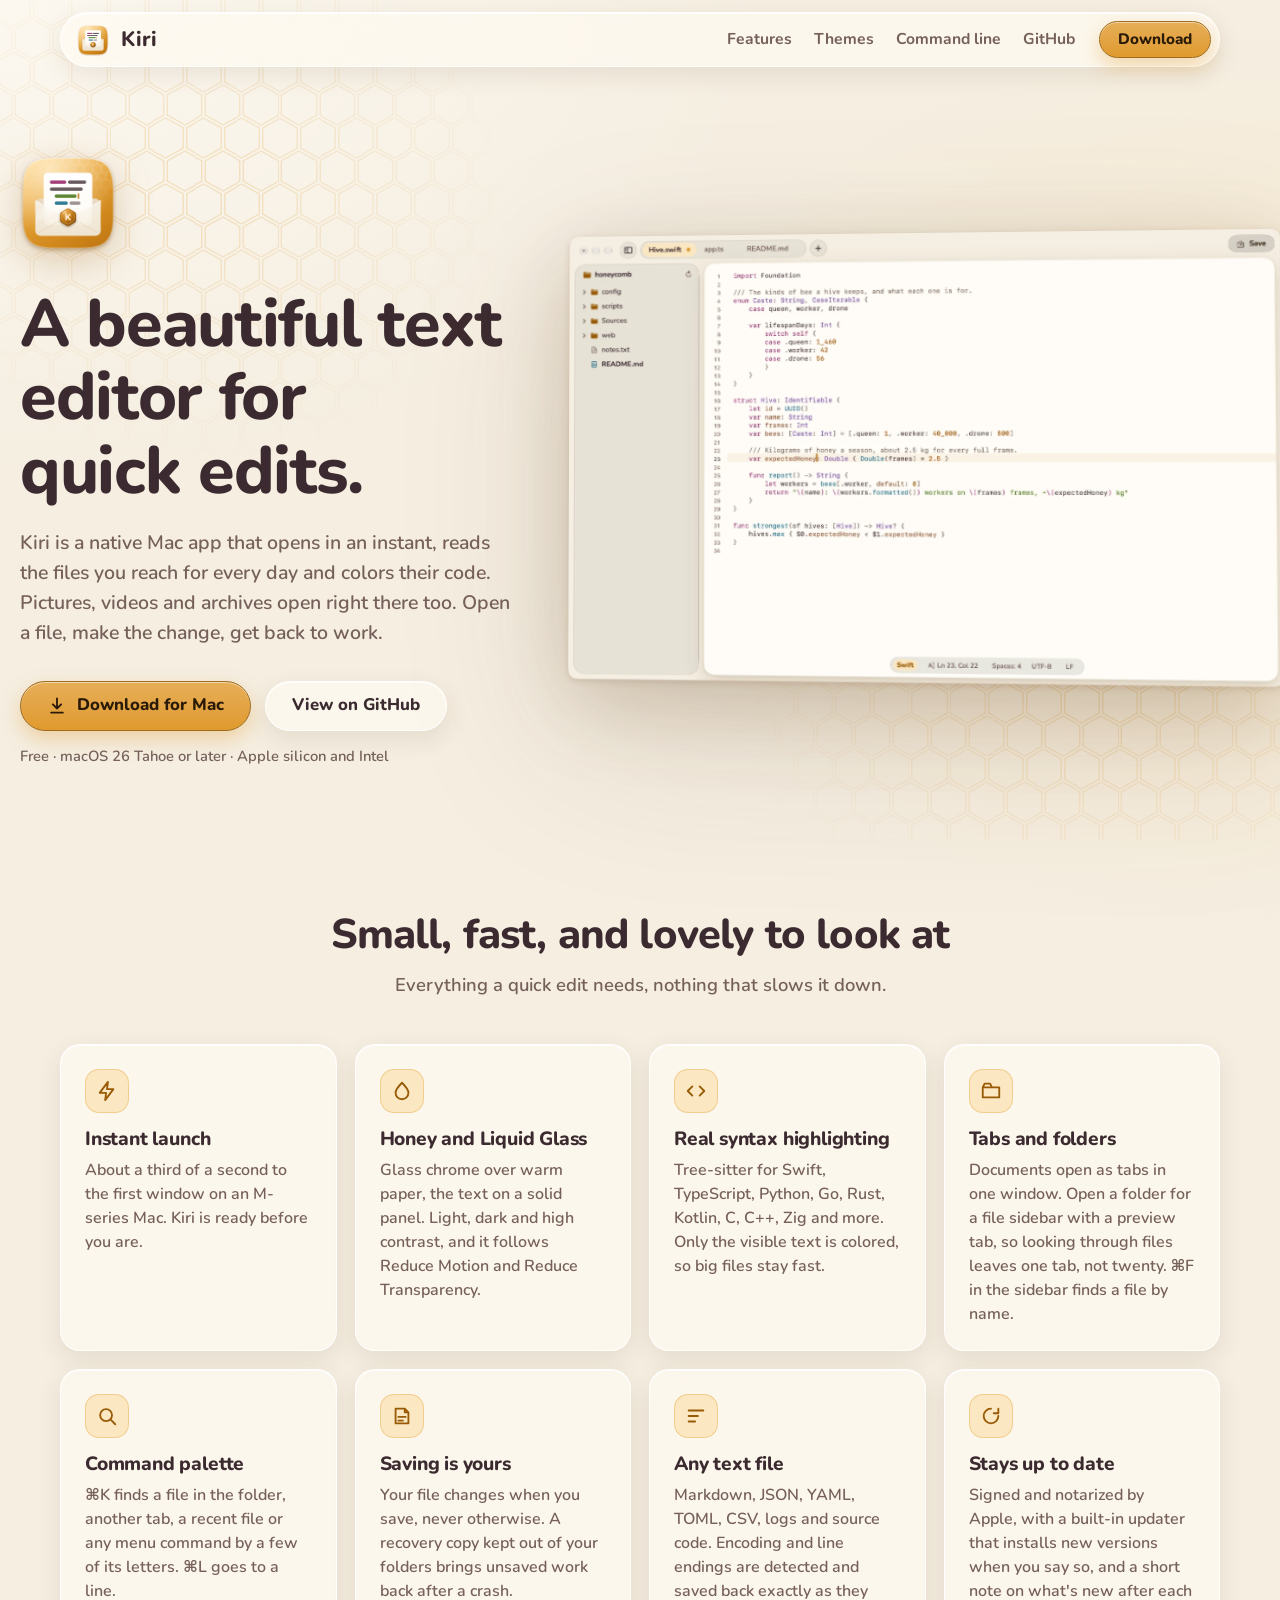
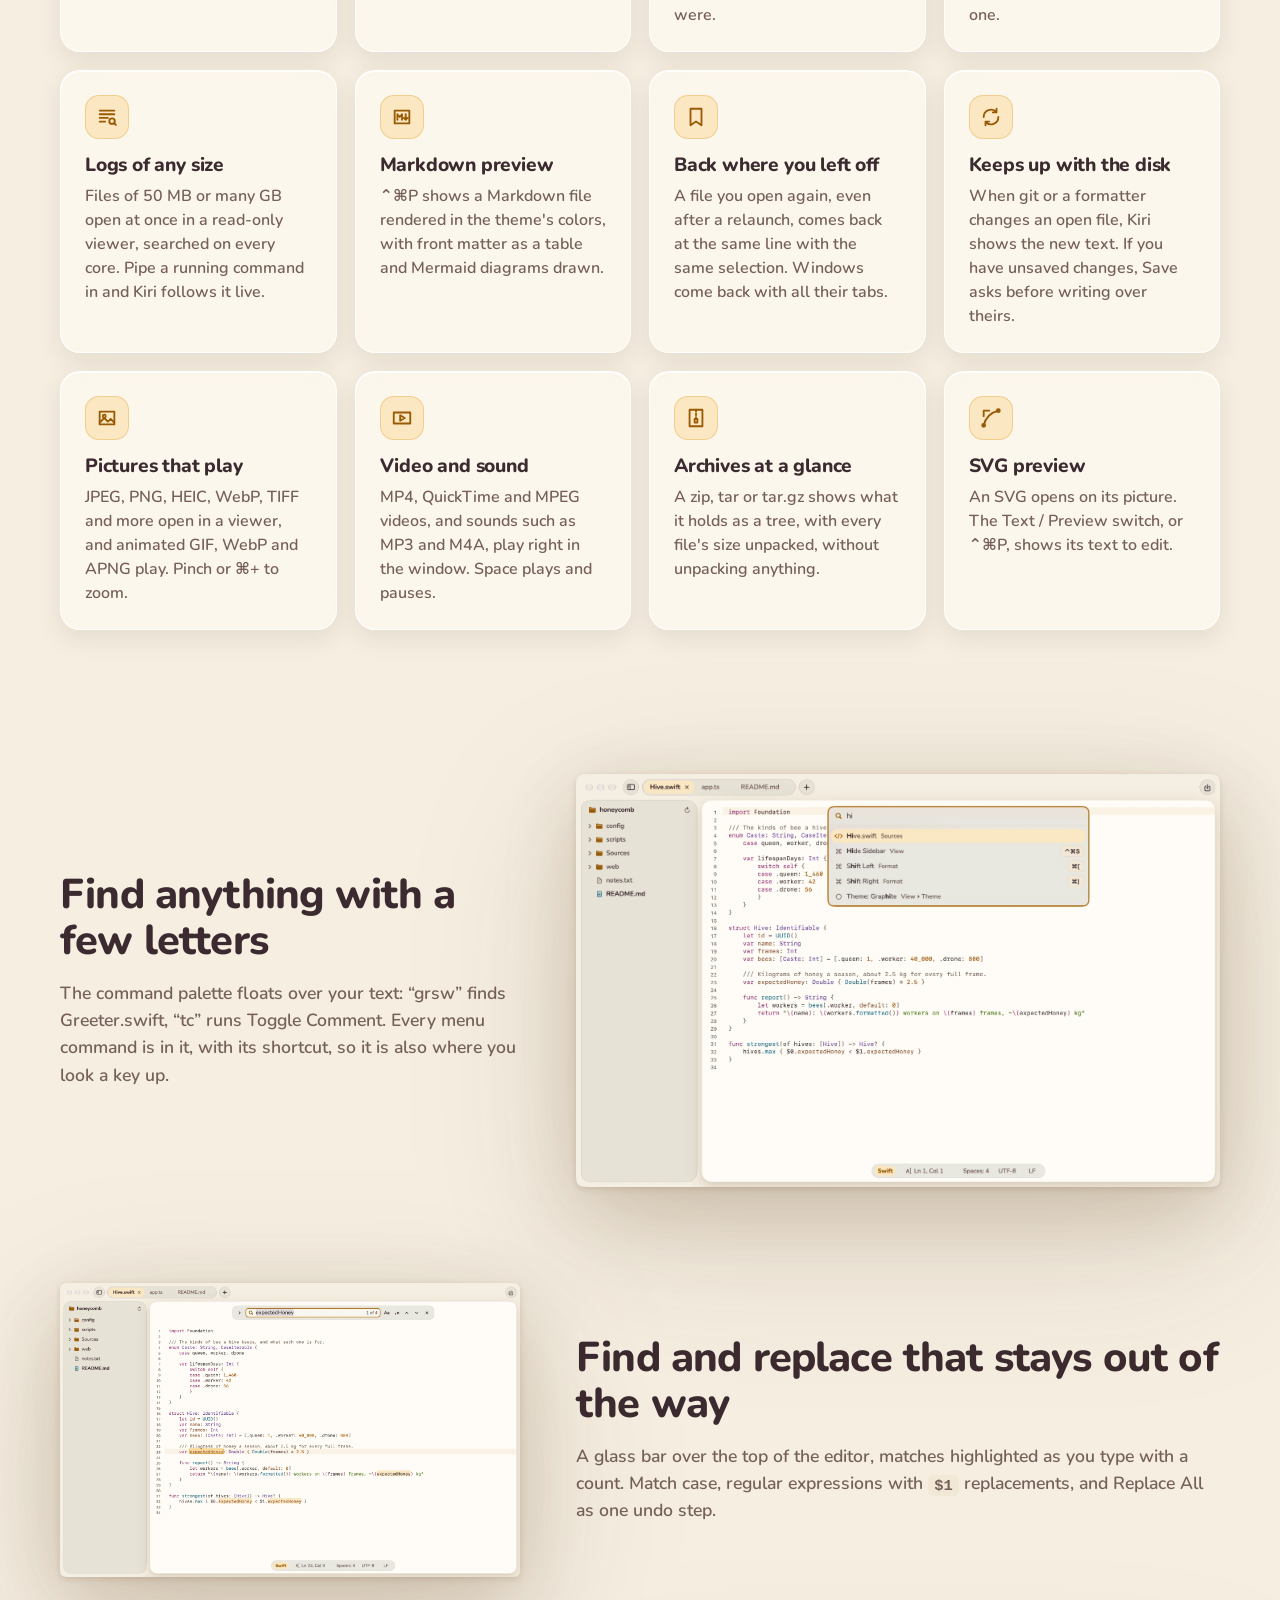
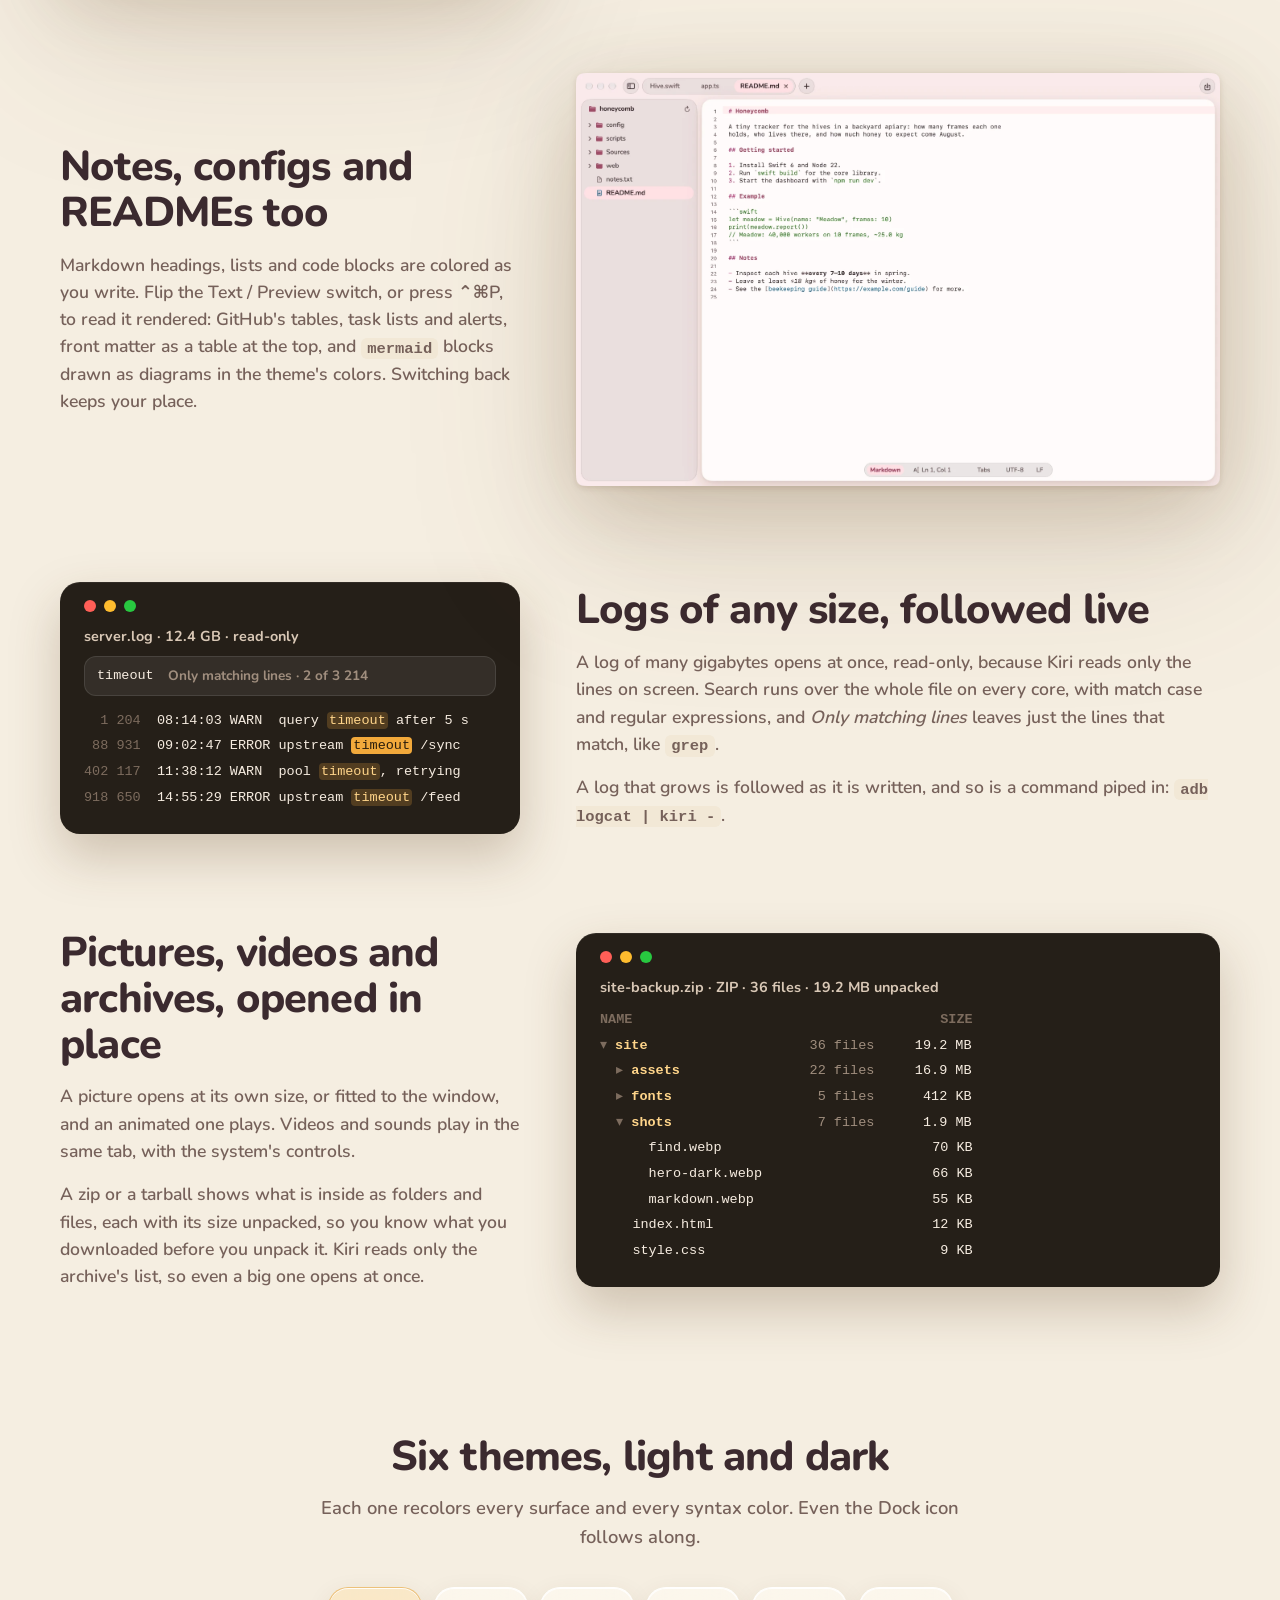
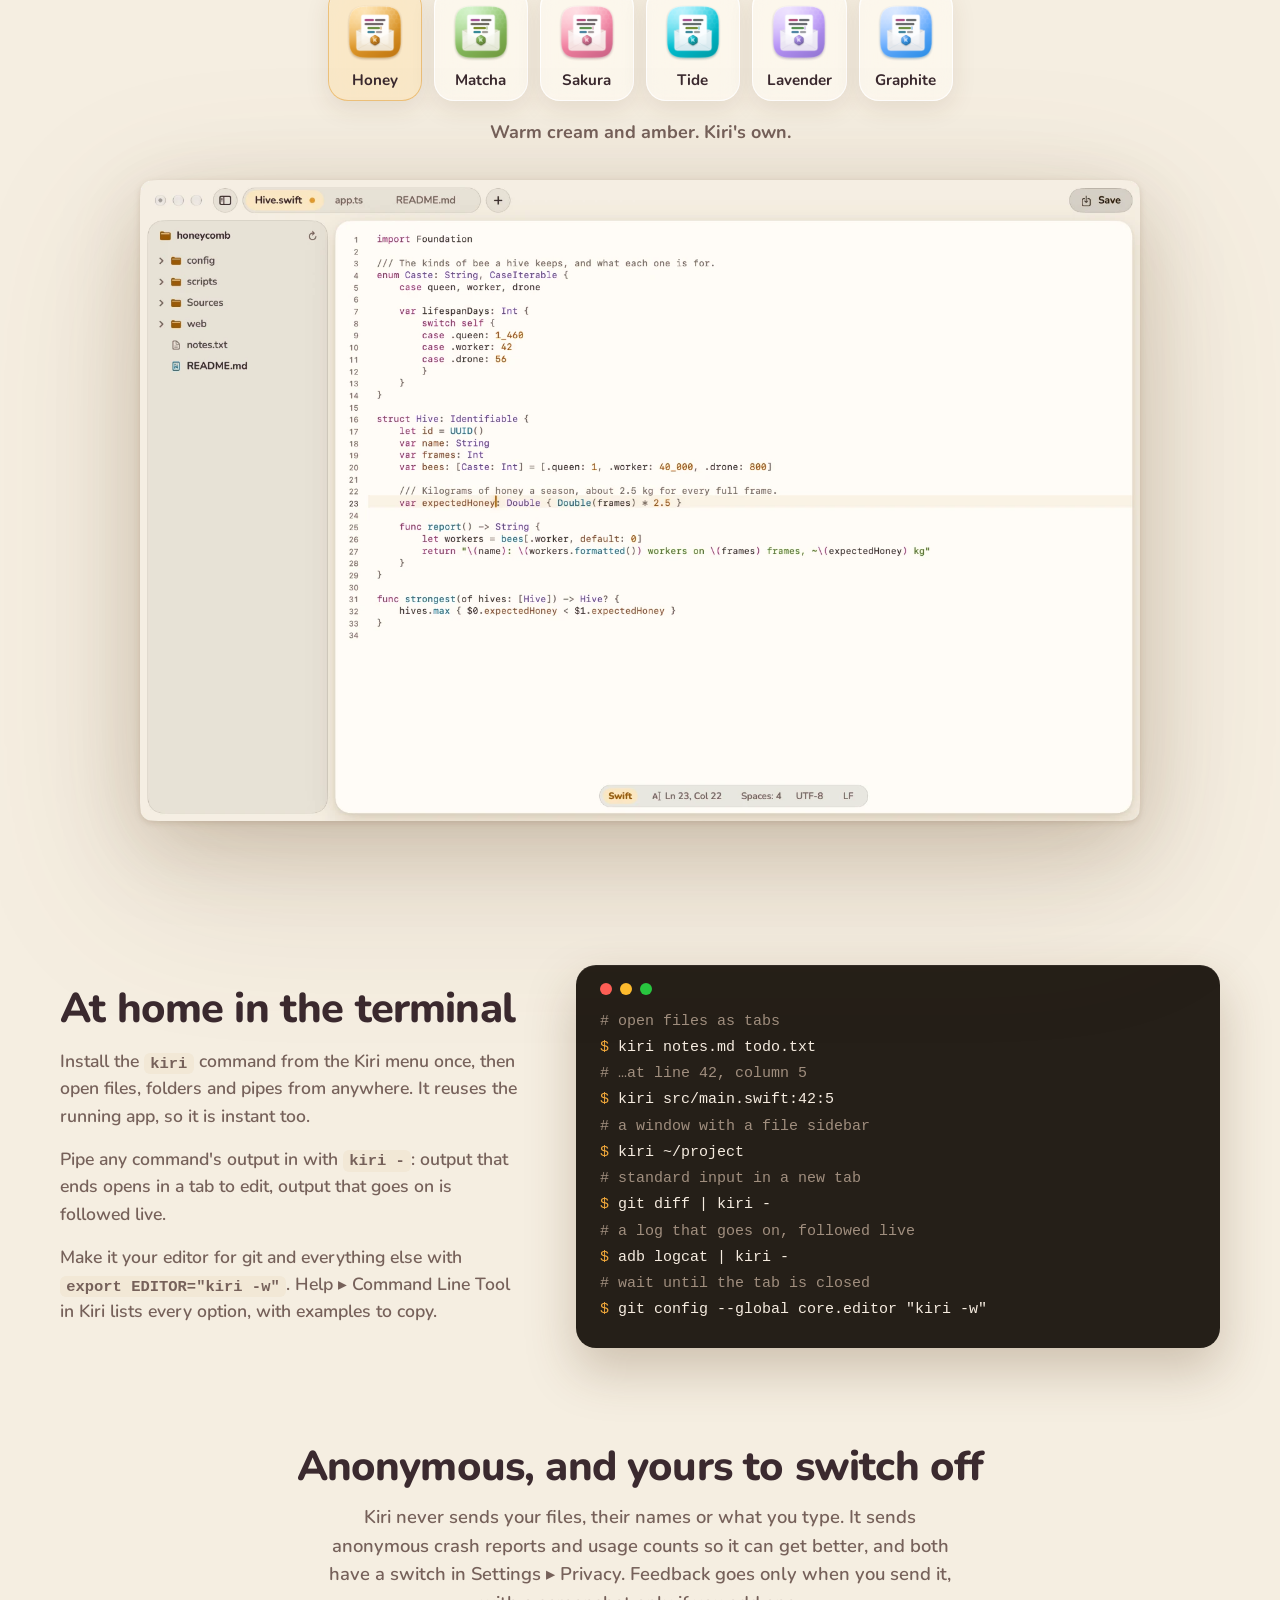
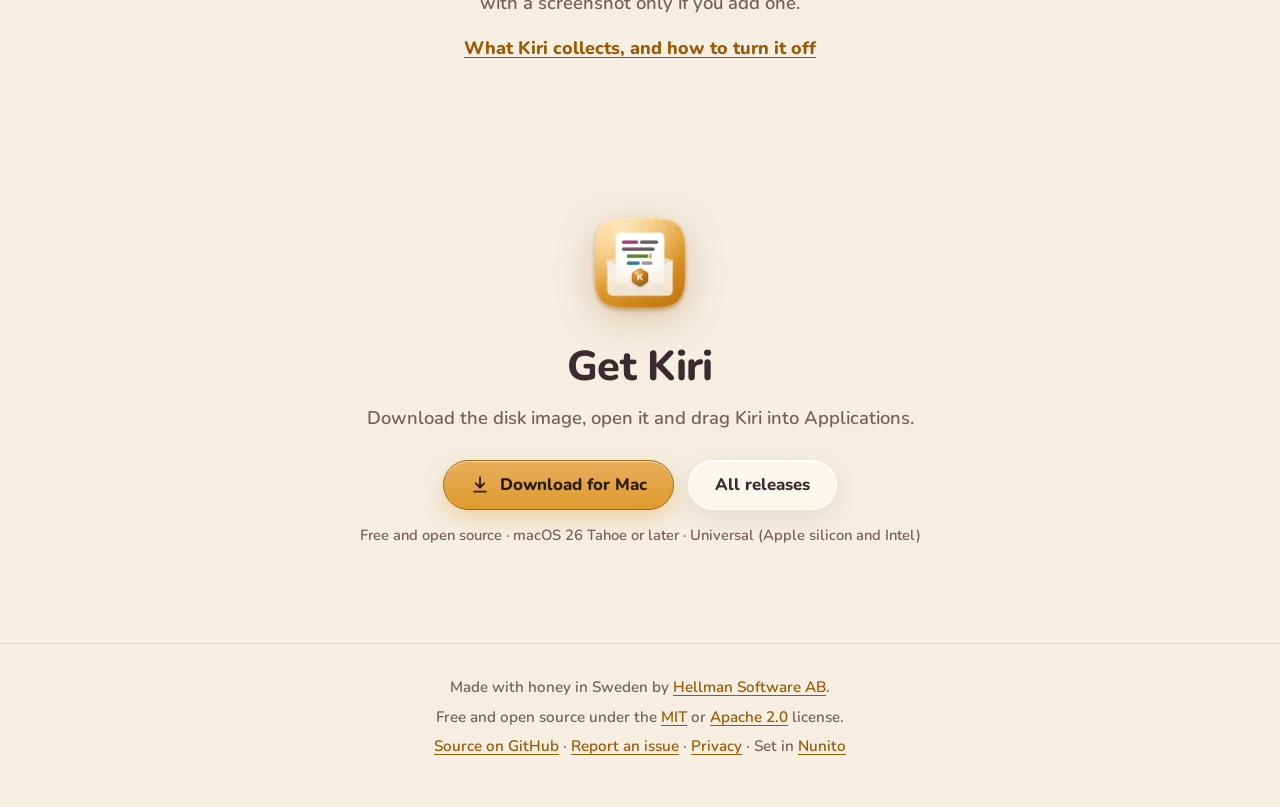
<file: site/index.html>
<!doctype html>
<html lang="en">
<head>
  <meta charset="utf-8">
  <meta name="viewport" content="width=device-width, initial-scale=1">
  <title>Kiri: a beautiful text editor for quick edits</title>
  <meta name="description" content="Kiri is a native SwiftUI text editor for macOS. It launches instantly, opens the files you reach for every day, highlights the syntax of common programming languages, previews Markdown and SVG, shows pictures, videos and archives, and opens logs of any size.">
  <meta name="theme-color" content="#F5EEE1" media="(prefers-color-scheme: light)">
  <meta name="theme-color" content="#16120E" media="(prefers-color-scheme: dark)">
  <link rel="canonical" href="https://kiri.hellsoft.se/">
  <link rel="icon" type="image/png" href="assets/favicon.png">
  <link rel="apple-touch-icon" href="assets/apple-touch-icon.png">
  <meta property="og:type" content="website">
  <meta property="og:url" content="https://kiri.hellsoft.se/">
  <meta property="og:title" content="Kiri: a beautiful text editor for quick edits">
  <meta property="og:description" content="A native SwiftUI text editor for macOS that launches instantly, with Liquid Glass, six color themes and Tree-sitter syntax highlighting.">
  <meta property="og:image" content="https://kiri.hellsoft.se/assets/og.png">
  <meta property="og:image:width" content="1280">
  <meta property="og:image:height" content="640">
  <meta name="twitter:card" content="summary_large_image">
  <link rel="preload" href="fonts/Nunito-800.woff2" as="font" type="font/woff2" crossorigin>
  <link rel="preload" href="fonts/Nunito-600.woff2" as="font" type="font/woff2" crossorigin>
  <link rel="stylesheet" href="style.css">
  <script src="main.js" defer></script>
</head>
<body>
  <header class="nav">
    <a class="brand" href="#top" aria-label="Kiri home">
      <img src="assets/icon.png" alt="" width="36" height="36">
      <span>Kiri</span>
    </a>
    <nav aria-label="Sections">
      <a href="#features">Features</a>
      <a href="#themes">Themes</a>
      <a href="#cli">Command line</a>
      <a href="https://github.com/ErikHellman/kiri">GitHub</a>
    </nav>
    <a class="btn btn-small js-download" href="https://github.com/ErikHellman/kiri/releases/latest">Download</a>
  </header>

  <main id="top">
    <section class="hero">
      <div class="hero-bg" aria-hidden="true"><div class="comb comb-a"></div><div class="comb comb-b"></div></div>
      <div class="hero-text">
        <img class="hero-icon" src="assets/icon.png" alt="The Kiri app icon: a letter in a frosted glass envelope with a honey seal" width="128" height="128">
        <h1>A beautiful text editor for quick&nbsp;edits.</h1>
        <p class="lead">Kiri is a native Mac app that opens in an instant, reads the files you reach for every day and colors their code. Pictures, videos and archives open right there too. Open a file, make the change, get back to work.</p>
        <div class="cta">
          <a class="btn js-download" href="https://github.com/ErikHellman/kiri/releases/latest">
            <svg viewBox="0 0 24 24" aria-hidden="true"><path d="M12 3v12m0 0-5-5m5 5 5-5M5 20h14" fill="none" stroke="currentColor" stroke-width="2.2" stroke-linecap="round" stroke-linejoin="round"/></svg>
            Download for Mac
          </a>
          <a class="btn btn-glass" href="https://github.com/ErikHellman/kiri">View on GitHub</a>
        </div>
        <p class="fine"><span class="js-version">Free</span> · macOS 26 Tahoe or later · Apple silicon and Intel</p>
      </div>
      <figure class="hero-shot">
        <picture>
          <source srcset="assets/shots/hero-dark.webp" media="(prefers-color-scheme: dark)">
          <img src="assets/shots/hero-light.webp" alt="Kiri editing a Swift file: honey colored tabs and Save button in glass over a warm cream editor" width="1600" height="1025">
        </picture>
      </figure>
    </section>

    <section id="features" class="section">
      <h2>Small, fast, and lovely to look at</h2>
      <p class="section-lead">Everything a quick edit needs, nothing that slows it down.</p>
      <div class="grid">
        <article class="card">
          <div class="glyph" aria-hidden="true"><svg viewBox="0 0 24 24"><path d="M13 2 4 14h7l-1 8 9-12h-7z"/></svg></div>
          <h3>Instant launch</h3>
          <p>About a third of a second to the first window on an M-series Mac. Kiri is ready before you are.</p>
        </article>
        <article class="card">
          <div class="glyph" aria-hidden="true"><svg viewBox="0 0 24 24"><path d="M12 3c4 4 7 7 7 11a7 7 0 0 1-14 0c0-4 3-7 7-11z"/></svg></div>
          <h3>Honey and Liquid Glass</h3>
          <p>Glass chrome over warm paper, the text on a solid panel. Light, dark and high contrast, and it follows Reduce Motion and Reduce Transparency.</p>
        </article>
        <article class="card">
          <div class="glyph" aria-hidden="true"><svg viewBox="0 0 24 24"><path d="m8 7-5 5 5 5m8-10 5 5-5 5"/></svg></div>
          <h3>Real syntax highlighting</h3>
          <p>Tree-sitter for Swift, TypeScript, Python, Go, Rust, Kotlin, C, C++, Zig and more. Only the visible text is colored, so big files stay fast.</p>
        </article>
        <article class="card">
          <div class="glyph" aria-hidden="true"><svg viewBox="0 0 24 24"><path d="M3 8h18M3 8v11h18V8M3 8l2-4h6l2 4"/></svg></div>
          <h3>Tabs and folders</h3>
          <p>Documents open as tabs in one window. Open a folder for a file sidebar with a preview tab, so looking through files leaves one tab, not twenty. ⌘F in the sidebar finds a file by name.</p>
        </article>
        <article class="card">
          <div class="glyph" aria-hidden="true"><svg viewBox="0 0 24 24"><circle cx="11" cy="11" r="6.5"/><path d="m16 16 5 5"/></svg></div>
          <h3>Command palette</h3>
          <p>⌘K finds a file in the folder, another tab, a recent file or any menu command by a few of its letters. ⌘L goes to a line.</p>
        </article>
        <article class="card">
          <div class="glyph" aria-hidden="true"><svg viewBox="0 0 24 24"><path d="M5 4h10l4 4v12H5zM15 4v4h4M8 13h8M8 17h5"/></svg></div>
          <h3>Saving is yours</h3>
          <p>Your file changes when you save, never otherwise. A recovery copy kept out of your folders brings unsaved work back after a crash.</p>
        </article>
        <article class="card">
          <div class="glyph" aria-hidden="true"><svg viewBox="0 0 24 24"><path d="M4 6h16M4 12h10M4 18h7"/></svg></div>
          <h3>Any text file</h3>
          <p>Markdown, JSON, YAML, TOML, CSV, logs and source code. Encoding and line endings are detected and saved back exactly as they were.</p>
        </article>
        <article class="card">
          <div class="glyph" aria-hidden="true"><svg viewBox="0 0 24 24"><path d="M12 4a8 8 0 1 0 8 8M20 4v5h-5"/></svg></div>
          <h3>Stays up to date</h3>
          <p>Signed and notarized by Apple, with a built-in updater that installs new versions when you say so, and a short note on what's new after each one.</p>
        </article>
        <article class="card">
          <div class="glyph" aria-hidden="true"><svg viewBox="0 0 24 24"><path d="M4 5h16M4 9h16M4 13h9M4 17h6"/><circle cx="17.5" cy="16.5" r="3"/><path d="m19.7 18.7 2 2"/></svg></div>
          <h3>Logs of any size</h3>
          <p>Files of 50 MB or many GB open at once in a read-only viewer, searched on every core. Pipe a running command in and Kiri follows it live.</p>
        </article>
        <article class="card">
          <div class="glyph" aria-hidden="true"><svg viewBox="0 0 24 24"><path d="M4 5h16v14H4zM7 15V9l2.5 3L12 9v6M16 9v6m-2-2 2 2 2-2"/></svg></div>
          <h3>Markdown preview</h3>
          <p>⌃⌘P shows a Markdown file rendered in the theme's colors, with front matter as a table and Mermaid diagrams drawn.</p>
        </article>
        <article class="card">
          <div class="glyph" aria-hidden="true"><svg viewBox="0 0 24 24"><path d="M6 3h12v18l-6-4-6 4z"/></svg></div>
          <h3>Back where you left off</h3>
          <p>A file you open again, even after a relaunch, comes back at the same line with the same selection. Windows come back with all their tabs.</p>
        </article>
        <article class="card">
          <div class="glyph" aria-hidden="true"><svg viewBox="0 0 24 24"><path d="M4 12a8 8 0 0 1 14-5.3M20 12a8 8 0 0 1-14 5.3M18 3v4h-4M6 21v-4h4"/></svg></div>
          <h3>Keeps up with the disk</h3>
          <p>When git or a formatter changes an open file, Kiri shows the new text. If you have unsaved changes, Save asks before writing over theirs.</p>
        </article>
        <article class="card">
          <div class="glyph" aria-hidden="true"><svg viewBox="0 0 24 24"><path d="M4 5h16v14H4z"/><circle cx="9" cy="10" r="1.6"/><path d="m4 17 5-5 4 4 3-3 4 4"/></svg></div>
          <h3>Pictures that play</h3>
          <p>JPEG, PNG, HEIC, WebP, TIFF and more open in a viewer, and animated GIF, WebP and APNG play. Pinch or ⌘+ to zoom.</p>
        </article>
        <article class="card">
          <div class="glyph" aria-hidden="true"><svg viewBox="0 0 24 24"><path d="M3 6h18v12H3z"/><path d="m10 9 5 3-5 3z"/></svg></div>
          <h3>Video and sound</h3>
          <p>MP4, QuickTime and MPEG videos, and sounds such as MP3 and M4A, play right in the window. Space plays and pauses.</p>
        </article>
        <article class="card">
          <div class="glyph" aria-hidden="true"><svg viewBox="0 0 24 24"><path d="M5 3h14v18H5z"/><path d="M12 3v2m0 2v2m0 2v2"/><path d="M10.5 13h3v4h-3z"/></svg></div>
          <h3>Archives at a glance</h3>
          <p>A zip, tar or tar.gz shows what it holds as a tree, with every file's size unpacked, without unpacking anything.</p>
        </article>
        <article class="card">
          <div class="glyph" aria-hidden="true"><svg viewBox="0 0 24 24"><path d="M4 20C6 12 12 6 20 4"/><circle cx="20" cy="4" r="1.6"/><circle cx="4" cy="20" r="1.6"/><path d="M4 4h6M4 4v6"/></svg></div>
          <h3>SVG preview</h3>
          <p>An SVG opens on its picture. The Text / Preview switch, or ⌃⌘P, shows its text to edit.</p>
        </article>
      </div>
    </section>

    <section class="section showcase">
      <div class="row">
        <div class="row-text">
          <h2>Find anything with a few letters</h2>
          <p>The command palette floats over your text: “grsw” finds Greeter.swift, “tc” runs Toggle Comment. Every menu command is in it, with its shortcut, so it is also where you look a key up.</p>
        </div>
        <img class="shot" src="assets/shots/palette.webp" alt="The command palette open over the editor, listing files and commands" loading="lazy" width="1600" height="1025">
      </div>
      <div class="row reverse">
        <div class="row-text">
          <h2>Find and replace that stays out of the way</h2>
          <p>A glass bar over the top of the editor, matches highlighted as you type with a count. Match case, regular expressions with <code>$1</code> replacements, and Replace All as one undo step.</p>
        </div>
        <img class="shot" src="assets/shots/find.webp" alt="The find bar over a Swift file, with matches highlighted" loading="lazy" width="1600" height="1025">
      </div>
      <div class="row">
        <div class="row-text">
          <h2>Notes, configs and READMEs too</h2>
          <p>Markdown headings, lists and code blocks are colored as you write. Flip the Text / Preview switch, or press ⌃⌘P, to read it rendered: GitHub's tables, task lists and alerts, front matter as a table at the top, and <code>mermaid</code> blocks drawn as diagrams in the theme's colors. Switching back keeps your place.</p>
        </div>
        <img class="shot" src="assets/shots/markdown.webp" alt="A Markdown document in Kiri" loading="lazy" width="1600" height="1025">
      </div>
      <div class="row reverse">
        <div class="row-text">
          <h2>Logs of any size, followed live</h2>
          <p>A log of many gigabytes opens at once, read-only, because Kiri reads only the lines on screen. Search runs over the whole file on every core, with match case and regular expressions, and <em>Only matching lines</em> leaves just the lines that match, like <code>grep</code>.</p>
          <p>A log that grows is followed as it is written, and so is a command piped in: <code>adb logcat | kiri -</code>.</p>
        </div>
        <pre class="term logview" aria-label="An illustration of Kiri's large-file viewer showing only the lines that match “timeout” in a 12 GB log"><span class="dots" aria-hidden="true"><i></i><i></i><i></i></span><span class="bar">server.log · 12.4 GB · read-only</span><span class="find"><span class="q">timeout</span><span class="c">Only matching lines · 2 of 3 214</span></span><code><span class="n">  1 204</span>  08:14:03 WARN  query <span class="m">timeout</span> after 5 s
<span class="n"> 88 931</span>  09:02:47 ERROR upstream <span class="m cur">timeout</span> /sync
<span class="n">402 117</span>  11:38:12 WARN  pool <span class="m">timeout</span>, retrying
<span class="n">918 650</span>  14:55:29 ERROR upstream <span class="m">timeout</span> /feed</code></pre>
      </div>
      <div class="row">
        <div class="row-text">
          <h2>Pictures, videos and archives, opened in place</h2>
          <p>A picture opens at its own size, or fitted to the window, and an animated one plays. Videos and sounds play in the same tab, with the system's controls.</p>
          <p>A zip or a tarball shows what is inside as folders and files, each with its size unpacked, so you know what you downloaded before you unpack it. Kiri reads only the archive's list, so even a big one opens at once.</p>
        </div>
        <pre class="term logview archview" aria-label="An illustration of Kiri's archive viewer: site-backup.zip as a tree of folders and files with their sizes unpacked, 36 files and 19.2 MB in all"><span class="dots" aria-hidden="true"><i></i><i></i><i></i></span><span class="bar">site-backup.zip · ZIP · 36 files · 19.2 MB unpacked</span><code><span class="h">NAME                                      SIZE</span>
<span class="t">▾</span> <span class="d">site</span>                    <span class="c">36 files</span>     19.2 MB
  <span class="t">▸</span> <span class="d">assets</span>                <span class="c">22 files</span>     16.9 MB
  <span class="t">▸</span> <span class="d">fonts</span>                  <span class="c">5 files</span>      412 KB
  <span class="t">▾</span> <span class="d">shots</span>                  <span class="c">7 files</span>      1.9 MB
      find.webp                          70 KB
      hero-dark.webp                     66 KB
      markdown.webp                      55 KB
    index.html                           12 KB
    style.css                             9 KB</code></pre>
      </div>
    </section>

    <section id="themes" class="section">
      <h2>Six themes, light and dark</h2>
      <p class="section-lead">Each one recolors every surface and every syntax color. Even the Dock icon follows along.</p>
      <div class="themes" role="radiogroup" aria-label="Color theme">
        <button class="theme" role="radio" data-theme="honey" aria-checked="true"><img src="assets/themes/icon-honey.png" alt="" width="80" height="80"><span>Honey</span></button>
        <button class="theme" role="radio" data-theme="matcha" aria-checked="false"><img src="assets/themes/icon-matcha.png" alt="" width="80" height="80"><span>Matcha</span></button>
        <button class="theme" role="radio" data-theme="sakura" aria-checked="false"><img src="assets/themes/icon-sakura.png" alt="" width="80" height="80"><span>Sakura</span></button>
        <button class="theme" role="radio" data-theme="tide" aria-checked="false"><img src="assets/themes/icon-tide.png" alt="" width="80" height="80"><span>Tide</span></button>
        <button class="theme" role="radio" data-theme="lavender" aria-checked="false"><img src="assets/themes/icon-lavender.png" alt="" width="80" height="80"><span>Lavender</span></button>
        <button class="theme" role="radio" data-theme="graphite" aria-checked="false"><img src="assets/themes/icon-graphite.png" alt="" width="80" height="80"><span>Graphite</span></button>
      </div>
      <p class="theme-blurb js-theme-blurb" aria-live="polite">Warm cream and amber. Kiri's own.</p>
      <figure class="theme-shot">
        <img class="js-theme-shot" src="assets/themes.webp" alt="Kiri in its six color themes" loading="lazy" width="1920" height="1215">
      </figure>
    </section>

    <section id="cli" class="section cli">
      <div class="row">
        <div class="row-text">
          <h2>At home in the terminal</h2>
          <p>Install the <code>kiri</code> command from the Kiri menu once, then open files, folders and pipes from anywhere. It reuses the running app, so it is instant too.</p>
          <p>Pipe any command's output in with <code>kiri -</code>: output that ends opens in a tab to edit, output that goes on is followed live.</p>
          <p>Make it your editor for git and everything else with <code>export EDITOR="kiri -w"</code>. Help ▸ Command Line Tool in Kiri lists every option, with examples to copy.</p>
        </div>
        <pre class="term" aria-label="Examples of the kiri command"><span class="dots" aria-hidden="true"><i></i><i></i><i></i></span><code><span class="c"># open files as tabs</span>
<span class="p">$</span> kiri notes.md todo.txt
<span class="c"># …at line 42, column 5</span>
<span class="p">$</span> kiri src/main.swift:42:5
<span class="c"># a window with a file sidebar</span>
<span class="p">$</span> kiri ~/project
<span class="c"># standard input in a new tab</span>
<span class="p">$</span> git diff | kiri -
<span class="c"># a log that goes on, followed live</span>
<span class="p">$</span> adb logcat | kiri -
<span class="c"># wait until the tab is closed</span>
<span class="p">$</span> git config --global core.editor "kiri -w"</code></pre>
      </div>
    </section>

    <section id="privacy" class="section privacy">
      <h2>Anonymous, and yours to switch off</h2>
      <p class="section-lead">Kiri never sends your files, their names or what you type. It sends anonymous crash reports and usage counts so it can get better, and both have a switch in Settings ▸ Privacy. Feedback goes only when you send it, with a screenshot only if you add one.</p>
      <p class="center-link"><a href="privacy.html">What Kiri collects, and how to turn it off</a></p>
    </section>

    <section class="section get">
      <img src="assets/icon.png" alt="" width="112" height="112">
      <h2>Get Kiri</h2>
      <p class="section-lead">Download the disk image, open it and drag Kiri into Applications.</p>
      <div class="cta center">
        <a class="btn js-download" href="https://github.com/ErikHellman/kiri/releases/latest">
          <svg viewBox="0 0 24 24" aria-hidden="true"><path d="M12 3v12m0 0-5-5m5 5 5-5M5 20h14" fill="none" stroke="currentColor" stroke-width="2.2" stroke-linecap="round" stroke-linejoin="round"/></svg>
          Download for Mac
        </a>
        <a class="btn btn-glass" href="https://github.com/ErikHellman/kiri/releases">All releases</a>
      </div>
      <p class="fine"><span class="js-version">Free</span> and open source · macOS 26 Tahoe or later · Universal (Apple silicon and Intel)</p>
    </section>
  </main>

  <footer class="footer">
    <p>Made with honey in Sweden by <a href="https://hellsoft.se">Hellman Software AB</a>.</p>
    <p>Free and open source under the <a href="https://github.com/ErikHellman/kiri/blob/main/LICENSE-MIT">MIT</a> or <a href="https://github.com/ErikHellman/kiri/blob/main/LICENSE-APACHE">Apache 2.0</a> license.</p>
    <p><a href="https://github.com/ErikHellman/kiri">Source on GitHub</a> · <a href="https://github.com/ErikHellman/kiri/issues">Report an issue</a> · <a href="privacy.html">Privacy</a> · Set in <a href="fonts/OFL.txt">Nunito</a></p>
  </footer>
</body>
</html>
</file>
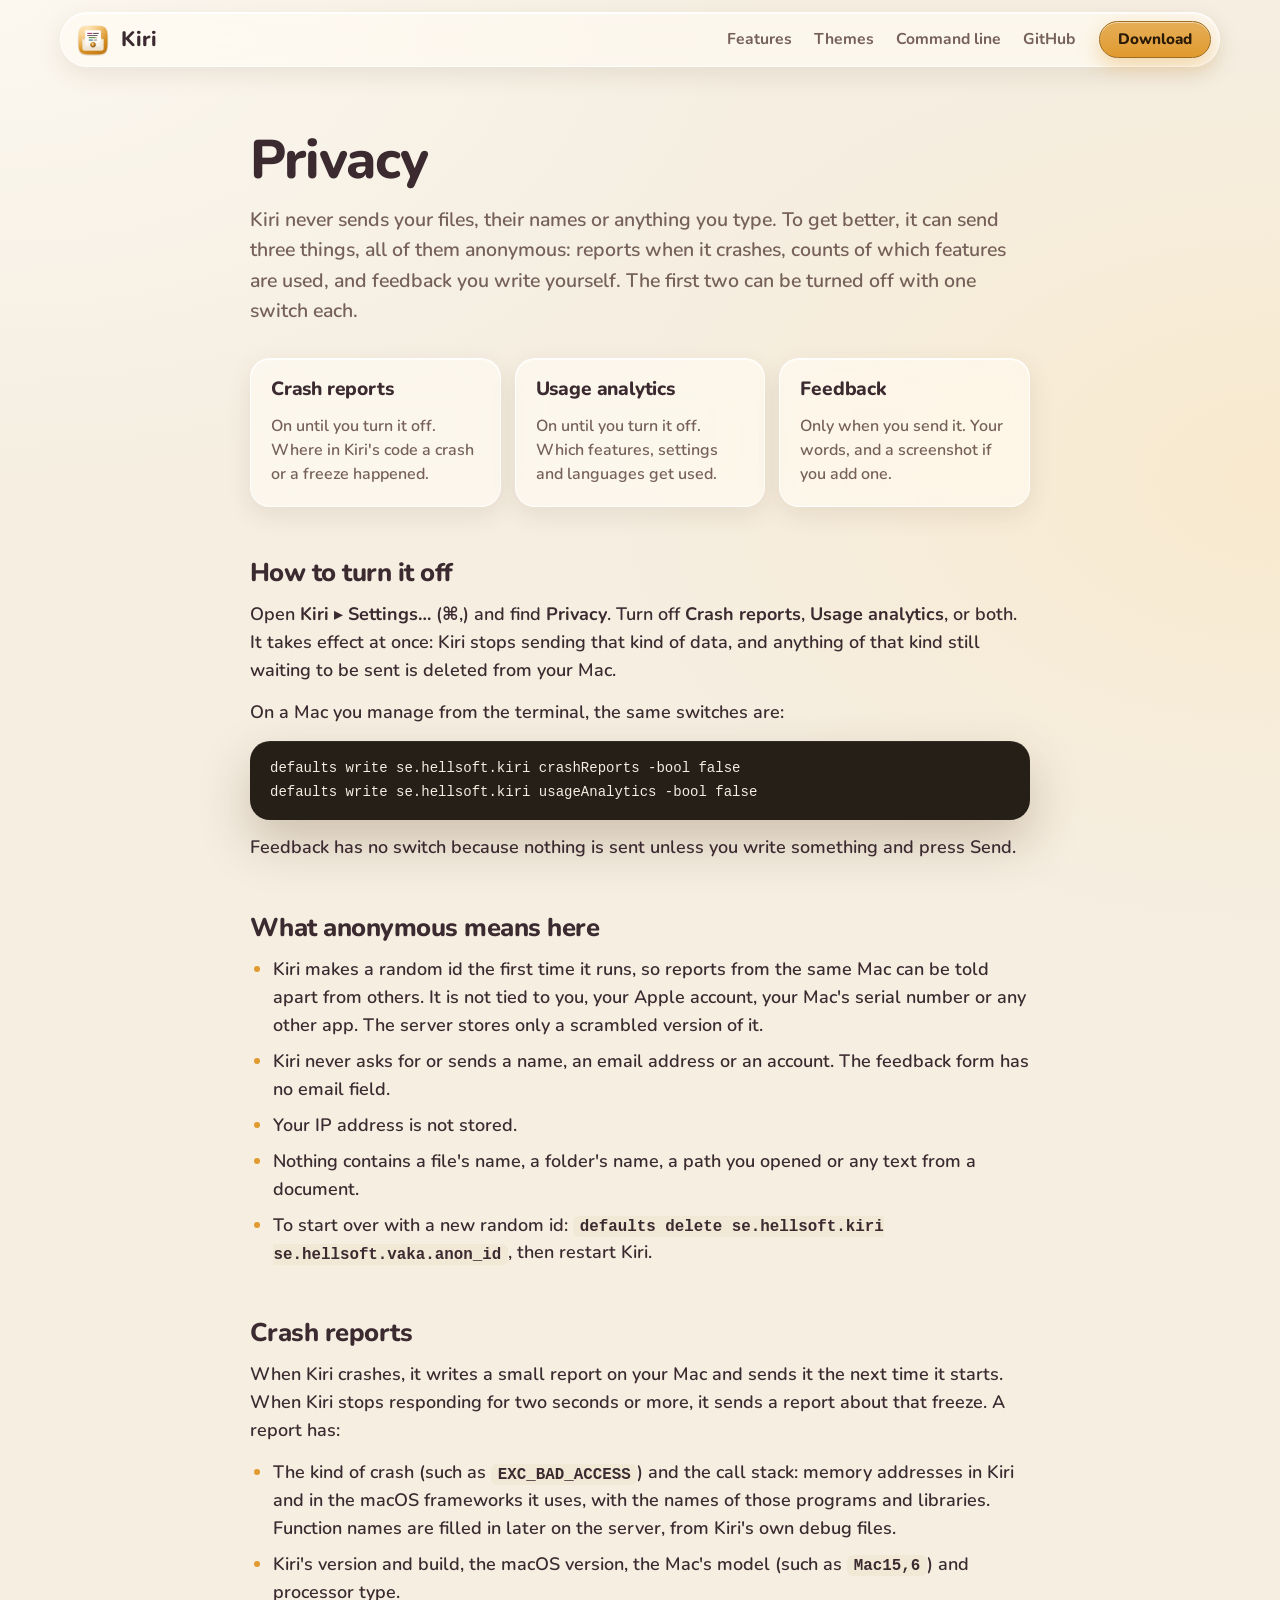
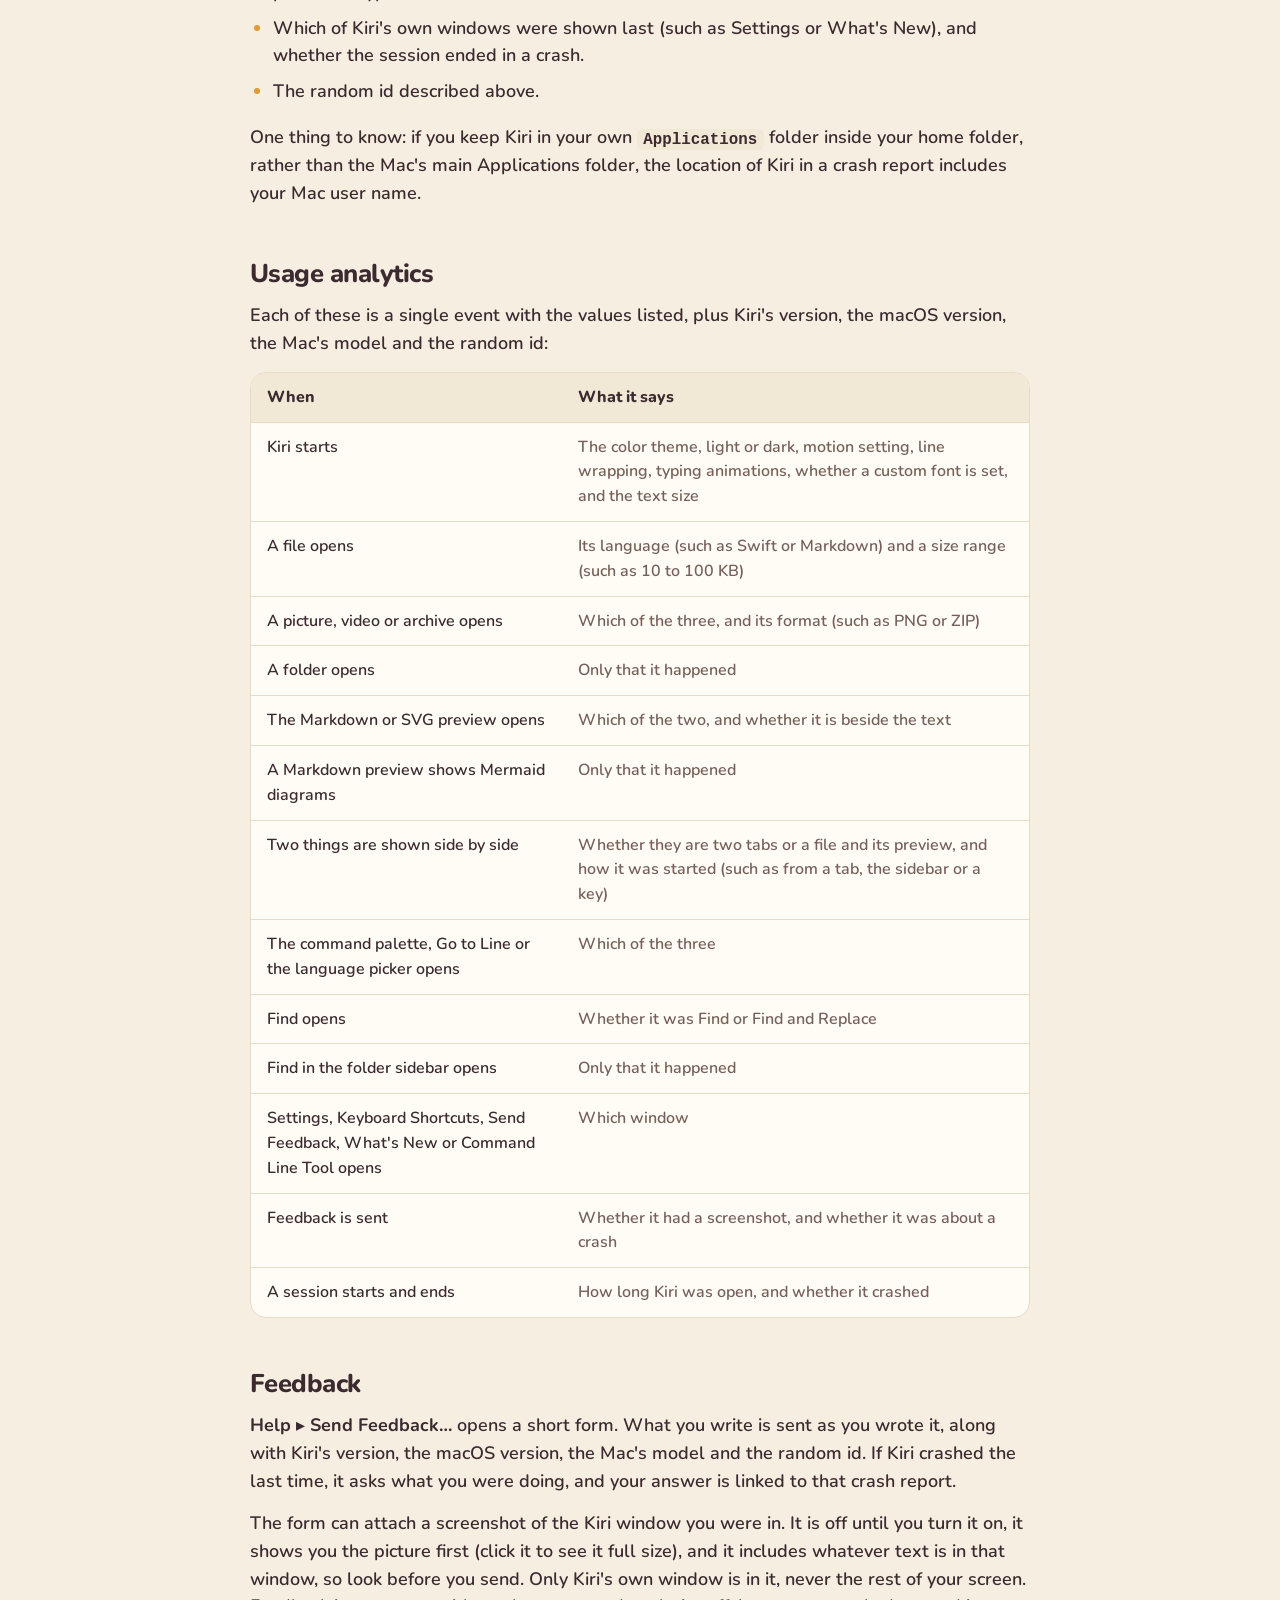
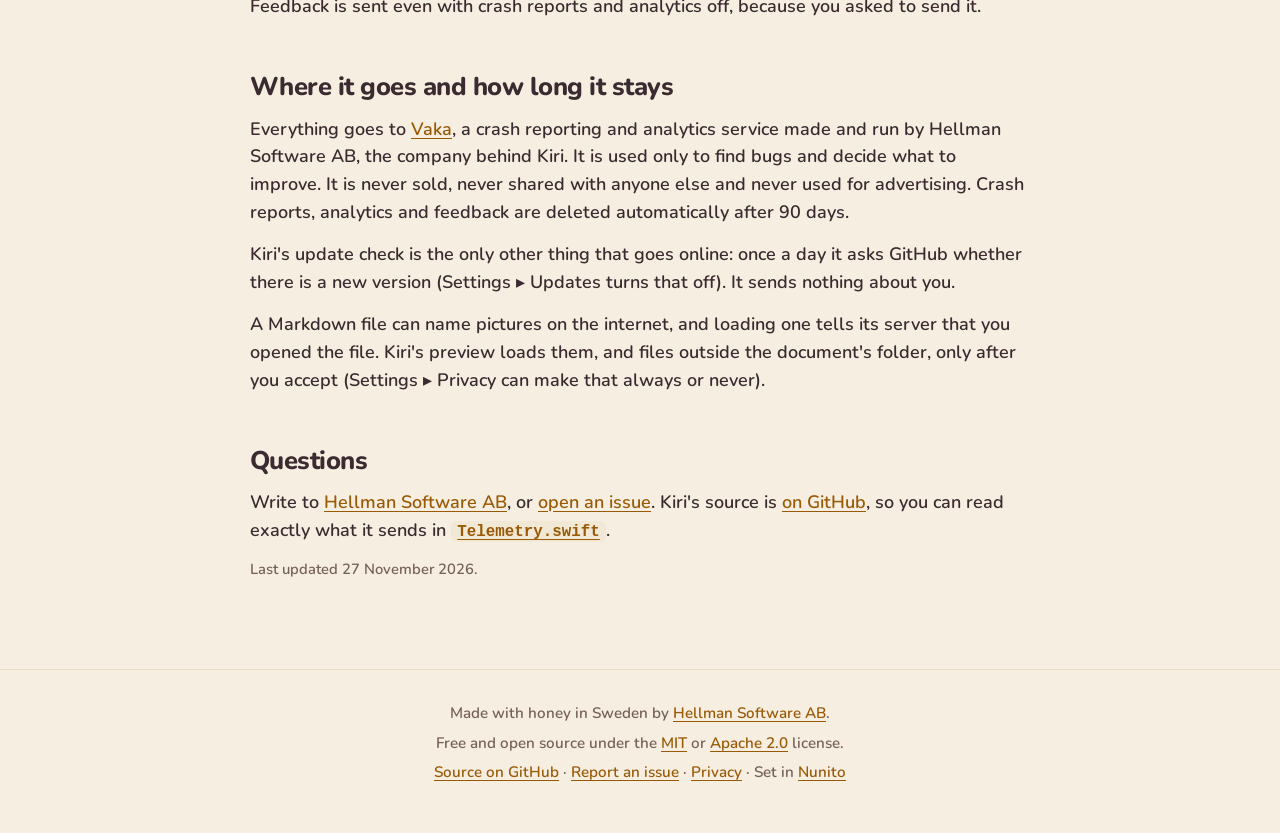
<file: site/privacy.html>
<!doctype html>
<html lang="en">
<head>
  <meta charset="utf-8">
  <meta name="viewport" content="width=device-width, initial-scale=1">
  <title>Privacy · Kiri</title>
  <meta name="description" content="What Kiri sends, why, and how to turn it off: anonymous crash reports, anonymous usage analytics, and feedback you choose to send. Never your files or what you type.">
  <meta name="theme-color" content="#F5EEE1" media="(prefers-color-scheme: light)">
  <meta name="theme-color" content="#16120E" media="(prefers-color-scheme: dark)">
  <link rel="canonical" href="https://kiri.hellsoft.se/privacy.html">
  <link rel="icon" type="image/png" href="assets/favicon.png">
  <link rel="apple-touch-icon" href="assets/apple-touch-icon.png">
  <link rel="preload" href="fonts/Nunito-800.woff2" as="font" type="font/woff2" crossorigin>
  <link rel="preload" href="fonts/Nunito-600.woff2" as="font" type="font/woff2" crossorigin>
  <link rel="stylesheet" href="style.css">
</head>
<body>
  <header class="nav">
    <a class="brand" href="./" aria-label="Kiri home">
      <img src="assets/icon.png" alt="" width="36" height="36">
      <span>Kiri</span>
    </a>
    <nav aria-label="Sections">
      <a href="./#features">Features</a>
      <a href="./#themes">Themes</a>
      <a href="./#cli">Command line</a>
      <a href="https://github.com/ErikHellman/kiri">GitHub</a>
    </nav>
    <a class="btn btn-small" href="https://github.com/ErikHellman/kiri/releases/latest">Download</a>
  </header>

  <main id="top" class="prose">
    <h1>Privacy</h1>
    <p class="lead">Kiri never sends your files, their names or anything you type. To get better, it can send three things, all of them anonymous: reports when it crashes, counts of which features are used, and feedback you write yourself. The first two can be turned off with one switch each.</p>

    <div class="summary">
      <div class="card">
        <h3>Crash reports</h3>
        <p>On until you turn it off. Where in Kiri's code a crash or a freeze happened.</p>
      </div>
      <div class="card">
        <h3>Usage analytics</h3>
        <p>On until you turn it off. Which features, settings and languages get used.</p>
      </div>
      <div class="card">
        <h3>Feedback</h3>
        <p>Only when you send it. Your words, and a screenshot if you add one.</p>
      </div>
    </div>

    <h2 id="turn-off">How to turn it off</h2>
    <p>Open <strong>Kiri ▸ Settings…</strong> (⌘,) and find <strong>Privacy</strong>. Turn off <strong>Crash reports</strong>, <strong>Usage analytics</strong>, or both. It takes effect at once: Kiri stops sending that kind of data, and anything of that kind still waiting to be sent is deleted from your Mac.</p>
    <p>On a Mac you manage from the terminal, the same switches are:</p>
<pre class="term"><code>defaults write se.hellsoft.kiri crashReports -bool false
defaults write se.hellsoft.kiri usageAnalytics -bool false</code></pre>
    <p>Feedback has no switch because nothing is sent unless you write something and press Send.</p>

    <h2 id="anonymous">What anonymous means here</h2>
    <ul>
      <li>Kiri makes a random id the first time it runs, so reports from the same Mac can be told apart from others. It is not tied to you, your Apple account, your Mac's serial number or any other app. The server stores only a scrambled version of it.</li>
      <li>Kiri never asks for or sends a name, an email address or an account. The feedback form has no email field.</li>
      <li>Your IP address is not stored.</li>
      <li>Nothing contains a file's name, a folder's name, a path you opened or any text from a document.</li>
      <li>To start over with a new random id: <code>defaults delete se.hellsoft.kiri se.hellsoft.vaka.anon_id</code>, then restart Kiri.</li>
    </ul>

    <h2 id="crash-reports">Crash reports</h2>
    <p>When Kiri crashes, it writes a small report on your Mac and sends it the next time it starts. When Kiri stops responding for two seconds or more, it sends a report about that freeze. A report has:</p>
    <ul>
      <li>The kind of crash (such as <code>EXC_BAD_ACCESS</code>) and the call stack: memory addresses in Kiri and in the macOS frameworks it uses, with the names of those programs and libraries. Function names are filled in later on the server, from Kiri's own debug files.</li>
      <li>Kiri's version and build, the macOS version, the Mac's model (such as <code>Mac15,6</code>) and processor type.</li>
      <li>Which of Kiri's own windows were shown last (such as Settings or What's New), and whether the session ended in a crash.</li>
      <li>The random id described above.</li>
    </ul>
    <p>One thing to know: if you keep Kiri in your own <code>Applications</code> folder inside your home folder, rather than the Mac's main Applications folder, the location of Kiri in a crash report includes your Mac user name.</p>

    <h2 id="analytics">Usage analytics</h2>
    <p>Each of these is a single event with the values listed, plus Kiri's version, the macOS version, the Mac's model and the random id:</p>
    <table>
      <thead><tr><th>When</th><th>What it says</th></tr></thead>
      <tbody>
        <tr><td>Kiri starts</td><td>The color theme, light or dark, motion setting, line wrapping, typing animations, whether a custom font is set, and the text size</td></tr>
        <tr><td>A file opens</td><td>Its language (such as Swift or Markdown) and a size range (such as 10 to 100 KB)</td></tr>
        <tr><td>A picture, video or archive opens</td><td>Which of the three, and its format (such as PNG or ZIP)</td></tr>
        <tr><td>A folder opens</td><td>Only that it happened</td></tr>
        <tr><td>The Markdown or SVG preview opens</td><td>Which of the two, and whether it is beside the text</td></tr>
        <tr><td>A Markdown preview shows Mermaid diagrams</td><td>Only that it happened</td></tr>
        <tr><td>Two things are shown side by side</td><td>Whether they are two tabs or a file and its preview, and how it was started (such as from a tab, the sidebar or a key)</td></tr>
        <tr><td>The command palette, Go to Line or the language picker opens</td><td>Which of the three</td></tr>
        <tr><td>Find opens</td><td>Whether it was Find or Find and Replace</td></tr>
        <tr><td>Find in the folder sidebar opens</td><td>Only that it happened</td></tr>
        <tr><td>Settings, Keyboard Shortcuts, Send Feedback, What's New or Command Line Tool opens</td><td>Which window</td></tr>
        <tr><td>Feedback is sent</td><td>Whether it had a screenshot, and whether it was about a crash</td></tr>
        <tr><td>A session starts and ends</td><td>How long Kiri was open, and whether it crashed</td></tr>
      </tbody>
    </table>

    <h2 id="feedback">Feedback</h2>
    <p><strong>Help ▸ Send Feedback…</strong> opens a short form. What you write is sent as you wrote it, along with Kiri's version, the macOS version, the Mac's model and the random id. If Kiri crashed the last time, it asks what you were doing, and your answer is linked to that crash report.</p>
    <p>The form can attach a screenshot of the Kiri window you were in. It is off until you turn it on, it shows you the picture first (click it to see it full size), and it includes whatever text is in that window, so look before you send. Only Kiri's own window is in it, never the rest of your screen. Feedback is sent even with crash reports and analytics off, because you asked to send it.</p>

    <h2 id="where">Where it goes and how long it stays</h2>
    <p>Everything goes to <a href="https://vaka.hellsoft.se">Vaka</a>, a crash reporting and analytics service made and run by Hellman Software AB, the company behind Kiri. It is used only to find bugs and decide what to improve. It is never sold, never shared with anyone else and never used for advertising. Crash reports, analytics and feedback are deleted automatically after 90 days.</p>
    <p>Kiri's update check is the only other thing that goes online: once a day it asks GitHub whether there is a new version (Settings ▸ Updates turns that off). It sends nothing about you.</p>
    <p>A Markdown file can name pictures on the internet, and loading one tells its server that you opened the file. Kiri's preview loads them, and files outside the document's folder, only after you accept (Settings ▸ Privacy can make that always or never).</p>

    <h2 id="contact">Questions</h2>
    <p>Write to <a href="https://hellsoft.se">Hellman Software AB</a>, or <a href="https://github.com/ErikHellman/kiri/issues">open an issue</a>. Kiri's source is <a href="https://github.com/ErikHellman/kiri">on GitHub</a>, so you can read exactly what it sends in <a href="https://github.com/ErikHellman/kiri/blob/main/App/Kiri/Telemetry.swift"><code>Telemetry.swift</code></a>.</p>
    <p class="fine">Last updated 27 November 2026.</p>
  </main>

  <footer class="footer">
    <p>Made with honey in Sweden by <a href="https://hellsoft.se">Hellman Software AB</a>.</p>
    <p>Free and open source under the <a href="https://github.com/ErikHellman/kiri/blob/main/LICENSE-MIT">MIT</a> or <a href="https://github.com/ErikHellman/kiri/blob/main/LICENSE-APACHE">Apache 2.0</a> license.</p>
    <p><a href="https://github.com/ErikHellman/kiri">Source on GitHub</a> · <a href="https://github.com/ErikHellman/kiri/issues">Report an issue</a> · <a href="privacy.html">Privacy</a> · Set in <a href="fonts/OFL.txt">Nunito</a></p>
  </footer>
</body>
</html>
</file>
<file: site/style.css>
/* Kiri's website, in Honey (docs/DESIGN.md): warm paper, plum-brown ink, one
   amber accent, glass for chrome. Tokens are KiriKit Honey.swift's. */

@font-face { font-family: Nunito; font-weight: 400; font-display: swap; src: url(fonts/Nunito-400.woff2) format("woff2"); }
@font-face { font-family: Nunito; font-weight: 600; font-display: swap; src: url(fonts/Nunito-600.woff2) format("woff2"); }
@font-face { font-family: Nunito; font-weight: 700; font-display: swap; src: url(fonts/Nunito-700.woff2) format("woff2"); }
@font-face { font-family: Nunito; font-weight: 800; font-display: swap; src: url(fonts/Nunito-800.woff2) format("woff2"); }

:root {
  --canvas: #F5EEE1;
  --surface: #FFFCF6;
  --surface-2: #F2E8D6;
  --line: #E8DAC3;
  --fg: #3B2A2F;
  --fg-muted: #76615A;
  --accent: #E09A2D;
  --accent-fg: #2A1A08;
  --accent-ink: #995A05;
  --accent-soft: #FBE7C2;
  --focus: #B8700E;
  --glass: rgba(255, 252, 246, 0.62);
  --glass-edge: rgba(255, 255, 255, 0.85);
  --shadow: 91, 58, 26;
  --comb: rgba(224, 154, 45, 0.16);
  --syn-keyword: #9B2C6E;
  --syn-string: #4E7A1F;
  --syn-comment: #7C6A5F;
  --term: #251F18;
  --term-fg: #F6ECE0;
  color-scheme: light dark;
}

@media (prefers-color-scheme: dark) {
  :root {
    --canvas: #16120E;
    --surface: #251F18;
    --surface-2: #30281F;
    --line: #3A3027;
    --fg: #F6ECE0;
    --fg-muted: #B5A492;
    --accent: #F2A93B;
    --accent-ink: #F5B656;
    --accent-soft: #47331A;
    --focus: #F2A93B;
    --glass: rgba(48, 40, 31, 0.6);
    --glass-edge: rgba(255, 236, 210, 0.12);
    --shadow: 0, 0, 0;
    --comb: rgba(242, 169, 59, 0.09);
    --syn-keyword: #F08BC0;
    --syn-string: #A8D58A;
    --syn-comment: #A08E7E;
    --term: #0E0B08;
  }
}

* { box-sizing: border-box; }
html { scroll-behavior: smooth; scroll-padding-top: 88px; overflow-x: clip; }
@media (prefers-reduced-motion: reduce) { html { scroll-behavior: auto; } }

body {
  margin: 0;
  font-family: Nunito, ui-rounded, -apple-system, system-ui, sans-serif;
  font-size: 18px;
  line-height: 1.55;
  color: var(--fg);
  background:
    radial-gradient(80rem 50rem at 0% 0%, color-mix(in srgb, var(--surface) 70%, transparent), transparent 60%),
    radial-gradient(60rem 40rem at 100% 30rem, color-mix(in srgb, var(--accent-soft) 60%, transparent), transparent 70%),
    var(--canvas);
  background-repeat: no-repeat;
  -webkit-font-smoothing: antialiased;
  overflow-x: clip;
}

a { color: var(--accent-ink); text-underline-offset: 3px; }
a:focus-visible, button:focus-visible { outline: 3px solid var(--focus); outline-offset: 3px; border-radius: 12px; }
code { font-family: ui-monospace, "SF Mono", Menlo, monospace; font-size: 0.88em; background: var(--surface-2); padding: 0.1em 0.4em; border-radius: 6px; }
img { max-width: 100%; height: auto; }

h1, h2, h3 { font-weight: 800; letter-spacing: -0.02em; line-height: 1.1; margin: 0; }
h1 { font-size: clamp(2.4rem, 5.2vw, 4.2rem); }
h2 { font-size: clamp(1.8rem, 3.4vw, 2.6rem); }
h3 { font-size: 1.2rem; letter-spacing: -0.01em; }
p { margin: 0; }

/* Glass, as Kiri's chrome: frosted surface, bright top edge, warm shadow. */
.glass, .nav, .btn-glass, .card, .theme {
  background: var(--glass);
  -webkit-backdrop-filter: blur(20px) saturate(1.4);
  backdrop-filter: blur(20px) saturate(1.4);
  border: 1px solid var(--glass-edge);
  box-shadow: 0 1px 0 var(--glass-edge) inset, 0 8px 24px rgba(var(--shadow), 0.10);
}

/* Navigation */
.nav {
  position: sticky; top: 12px; z-index: 10;
  display: flex; align-items: center; gap: 24px;
  width: min(1160px, calc(100% - 32px));
  margin: 12px auto 0; padding: 8px 8px 8px 14px;
  border-radius: 999px;
}
.brand { display: flex; align-items: center; gap: 10px; text-decoration: none; color: var(--fg); font-weight: 800; font-size: 1.3rem; }
.nav nav { display: flex; gap: 22px; margin-left: auto; }
.nav nav a { color: var(--fg-muted); text-decoration: none; font-weight: 700; font-size: 0.98rem; }
.nav nav a:hover { color: var(--fg); }
@media (max-width: 720px) { .nav nav { display: none; } .nav .btn-small { margin-left: auto; } }

/* Buttons: the amber pill and the glass pill. */
.btn {
  display: inline-flex; align-items: center; gap: 10px;
  padding: 14px 26px; border-radius: 999px;
  font: 800 1.05rem/1 Nunito, system-ui, sans-serif;
  text-decoration: none; color: var(--accent-fg);
  background: linear-gradient(180deg, color-mix(in srgb, var(--accent) 80%, white), var(--accent));
  border: 1px solid color-mix(in srgb, var(--accent) 70%, black);
  box-shadow: 0 1px 0 rgba(255, 255, 255, 0.5) inset, 0 8px 20px color-mix(in srgb, var(--accent) 35%, transparent);
  transition: transform 140ms ease-out, box-shadow 140ms ease-out;
}
.btn svg { width: 20px; height: 20px; }
.btn:hover { transform: translateY(-1px); box-shadow: 0 1px 0 rgba(255, 255, 255, 0.5) inset, 0 12px 26px color-mix(in srgb, var(--accent) 45%, transparent); }
.btn:active { transform: scale(0.96); }
.btn-glass { color: var(--fg); background: var(--glass); border-color: var(--glass-edge); box-shadow: 0 1px 0 var(--glass-edge) inset, 0 8px 24px rgba(var(--shadow), 0.10); }
.btn-glass:hover { box-shadow: 0 1px 0 var(--glass-edge) inset, 0 12px 26px rgba(var(--shadow), 0.14); }
.btn-small { padding: 10px 18px; font-size: 0.95rem; }
@media (prefers-reduced-motion: reduce) { .btn, .btn:hover, .btn:active { transform: none; transition: none; } }

/* Honeycomb patches, faded at their edges. */
.comb {
  position: absolute; pointer-events: none; z-index: -1;
  background-image: url("data:image/svg+xml,%3Csvg xmlns='http://www.w3.org/2000/svg' width='38.1' height='66' viewBox='0 0 38.1 66'%3E%3Cpath d='M0-20 17.3-10V10L0 20-17.3 10V-10ZM38.1-20 55.4-10V10L38.1 20 20.8 10V-10ZM19.05 13 36.4 23V43L19.05 53 1.7 43V23ZM0 46 17.3 56V76L0 86-17.3 76V56ZM38.1 46 55.4 56V76L38.1 86 20.8 76V56Z' fill='none' stroke='%23E09A2D' stroke-opacity='.22' stroke-width='1.4'/%3E%3C/svg%3E");
  -webkit-mask-image: radial-gradient(closest-side, #000 15%, transparent 100%);
  mask-image: radial-gradient(closest-side, #000 15%, transparent 100%);
}
@media (prefers-color-scheme: dark) { .comb { opacity: 0.5; } }

/* Hero */
.hero {
  position: relative; isolation: isolate;
  display: grid; grid-template-columns: minmax(0, 5fr) minmax(0, 7fr); align-items: center; gap: 56px;
  width: min(1240px, calc(100% - 32px)); margin: 0 auto; padding: 80px 0 72px;
}
.hero-bg { position: absolute; z-index: -1; top: -100px; bottom: 0; left: calc(50% - 50vw); width: 100vw; overflow: hidden; pointer-events: none; }
.hero-bg .comb { z-index: auto; }
.comb-a { left: -120px; top: -60px; width: 640px; height: 560px; }
.comb-b { right: -200px; bottom: -120px; width: 760px; height: 620px; }
.hero-icon { width: 112px; height: 112px; margin-left: -8px; filter: drop-shadow(0 10px 18px rgba(150, 90, 10, 0.28)); }
.hero h1 { margin-top: 20px; }
.lead { margin-top: 20px; font-size: 1.22rem; font-weight: 600; color: var(--fg-muted); max-width: 34rem; }
.cta { display: flex; flex-wrap: wrap; gap: 14px; margin-top: 32px; }
.cta.center { justify-content: center; }
.fine { margin-top: 14px; font-size: 0.92rem; font-weight: 600; color: var(--fg-muted); }
.hero-shot { margin: 0; }
.hero-shot img, .shot, .theme-shot img {
  display: block; width: 100%;
  filter: drop-shadow(0 2px 3px rgba(var(--shadow), 0.16)) drop-shadow(0 22px 40px rgba(var(--shadow), 0.2)) drop-shadow(0 50px 80px rgba(var(--shadow), 0.14));
}
.hero-shot img { transform: perspective(2000px) rotateY(-6deg) rotateX(2deg); transform-origin: left center; }
@media (prefers-reduced-motion: reduce) { .hero-shot img { transform: none; } }
@media (max-width: 900px) {
  .hero { grid-template-columns: 1fr; padding-top: 48px; gap: 40px; text-align: center; }
  .hero-icon { margin: 0 auto; }
  .lead { margin-left: auto; margin-right: auto; }
  .cta { justify-content: center; }
  .hero-shot img { transform: none; }
}

/* Sections */
.section { width: min(1160px, calc(100% - 32px)); margin: 0 auto; padding: 72px 0; }
.section > h2, .section-lead { text-align: center; }
.section-lead { margin: 14px auto 0; max-width: 40rem; font-size: 1.15rem; font-weight: 600; color: var(--fg-muted); }

.grid { display: grid; grid-template-columns: repeat(auto-fill, minmax(250px, 1fr)); gap: 18px; margin-top: 44px; }
.card { border-radius: 20px; padding: 24px; }
.card p { margin-top: 8px; color: var(--fg-muted); font-size: 1rem; font-weight: 600; line-height: 1.5; }
.glyph {
  width: 44px; height: 44px; border-radius: 14px; margin-bottom: 16px;
  display: grid; place-items: center;
  background: var(--accent-soft); border: 1px solid color-mix(in srgb, var(--accent) 35%, transparent);
}
.glyph svg { width: 22px; height: 22px; fill: none; stroke: var(--accent-ink); stroke-width: 2; stroke-linecap: round; stroke-linejoin: round; }

.row { display: grid; grid-template-columns: minmax(0, 5fr) minmax(0, 7fr); gap: 56px; align-items: center; }
.row + .row { margin-top: 96px; }
.row.reverse .row-text { order: 2; }
.row-text p { margin-top: 16px; font-size: 1.1rem; font-weight: 600; color: var(--fg-muted); }
@media (max-width: 900px) {
  .row { grid-template-columns: 1fr; gap: 28px; }
  .row.reverse .row-text { order: 0; }
  .row + .row { margin-top: 64px; }
}

/* Themes */
.themes { display: flex; flex-wrap: wrap; justify-content: center; gap: 12px; margin-top: 36px; }
.theme {
  display: flex; flex-direction: column; align-items: center; gap: 6px;
  padding: 12px 14px 10px; border-radius: 20px; cursor: pointer;
  font: 700 0.95rem Nunito, system-ui, sans-serif; color: var(--fg);
  transition: transform 140ms ease-out, background-color 140ms ease-out;
}
.theme img { width: 64px; height: 64px; }
.theme:hover { transform: translateY(-2px); }
.theme[aria-checked="true"] { background: color-mix(in srgb, var(--accent-soft) 80%, transparent); border-color: color-mix(in srgb, var(--accent) 50%, transparent); }
@media (prefers-reduced-motion: reduce) { .theme, .theme:hover { transform: none; transition: none; } }
.theme-blurb { text-align: center; margin-top: 18px; font-weight: 700; color: var(--fg-muted); min-height: 1.6em; }
.theme-shot { margin: 32px auto 0; max-width: 1000px; }
.theme-shot img { transition: opacity 240ms ease; }
.theme-shot img.fading { opacity: 0; }

/* Terminal */
.term {
  margin: 0; border-radius: 20px; padding: 18px 24px 24px;
  background: var(--term); color: var(--term-fg);
  font: 15px/1.75 ui-monospace, "SF Mono", Menlo, monospace;
  overflow-x: auto;
  box-shadow: 0 1px 0 rgba(255, 255, 255, 0.06) inset, 0 22px 50px rgba(var(--shadow), 0.25);
}
.term code { background: none; padding: 0; font-size: inherit; }
.term .dots { display: flex; gap: 8px; margin-bottom: 14px; }
.term .dots i { width: 12px; height: 12px; border-radius: 50%; background: #FF5F57; }
.term .dots i:nth-child(2) { background: #FEBC2E; }
.term .dots i:nth-child(3) { background: #28C840; }
.term .c { color: #A08E7E; }
.term .p { color: #F2A93B; }
.term em { font-style: normal; }
/* The large-file viewer, drawn in the terminal's colors. */
.logview { font-size: 13.5px; line-height: 1.9; }
.logview .bar { display: block; margin-bottom: 10px; font: 700 0.9rem Nunito, system-ui, sans-serif; color: #D9C8B6; }
.logview .find {
  display: flex; flex-wrap: wrap; align-items: center; gap: 6px 14px; margin-bottom: 12px; padding: 6px 12px;
  border-radius: 12px; background: rgba(255, 255, 255, 0.07); border: 1px solid rgba(255, 255, 255, 0.1);
}
.logview .find .q { color: var(--term-fg); }
.logview .find .c { font: 700 0.85rem Nunito, system-ui, sans-serif; }
.logview .n { color: #7D6C5E; user-select: none; }
.logview .m { background: rgba(242, 169, 59, 0.22); color: #FFD58A; border-radius: 4px; padding: 1px 2px; }
.logview .m.cur { background: #F2A93B; color: #2A1D0C; }
/* The archive viewer: folders in amber, as the app draws them. */
.archview .h { color: #7D6C5E; font-weight: 700; }
.archview .t { color: #7D6C5E; }
.archview .d { color: #FFD58A; font-weight: 700; }

/* Get Kiri */
.get { text-align: center; padding-bottom: 96px; }
.get img { filter: drop-shadow(0 10px 18px rgba(150, 90, 10, 0.28)); }
.get h2 { margin-top: 16px; }
.get .cta { margin-top: 28px; }

.footer { text-align: center; padding: 32px 16px 48px; border-top: 1px solid var(--line); color: var(--fg-muted); font-size: 0.95rem; font-weight: 600; }
.footer p + p { margin-top: 6px; }

/* Privacy: the section on the front page and privacy.html. */
.privacy { padding-top: 24px; }
.center-link { text-align: center; margin-top: 18px; font-weight: 800; }

.prose { width: min(780px, calc(100% - 32px)); margin: 0 auto; padding: 64px 0 88px; }
.prose h1 { font-size: clamp(2.2rem, 4.6vw, 3.4rem); }
.prose h2 { font-size: 1.6rem; margin-top: 52px; scroll-margin-top: 96px; }
.prose p, .prose ul, .prose table, .prose .term { margin-top: 14px; }
.prose p, .prose li, .prose td { font-weight: 600; }
.prose .lead { max-width: none; }
.prose ul { padding-left: 1.3em; }
.prose li + li { margin-top: 8px; }
.prose li::marker { color: var(--accent); }
.prose .term { font-size: 14px; line-height: 1.7; padding: 16px 20px; }
.summary { display: grid; grid-template-columns: repeat(auto-fit, minmax(200px, 1fr)); gap: 14px; margin-top: 32px; }
.summary .card { padding: 20px; }
.prose table { width: 100%; border-collapse: collapse; font-size: 1rem; background: var(--surface); border: 1px solid var(--line); border-radius: 16px; border-collapse: separate; border-spacing: 0; overflow: hidden; }
.prose th, .prose td { text-align: left; vertical-align: top; padding: 12px 16px; border-bottom: 1px solid var(--line); }
.prose th { font-weight: 800; background: var(--surface-2); }
.prose tbody tr:last-child td { border-bottom: 0; }
.prose td:first-child { width: 40%; color: var(--fg); }
.prose td:last-child { color: var(--fg-muted); }
</file>
